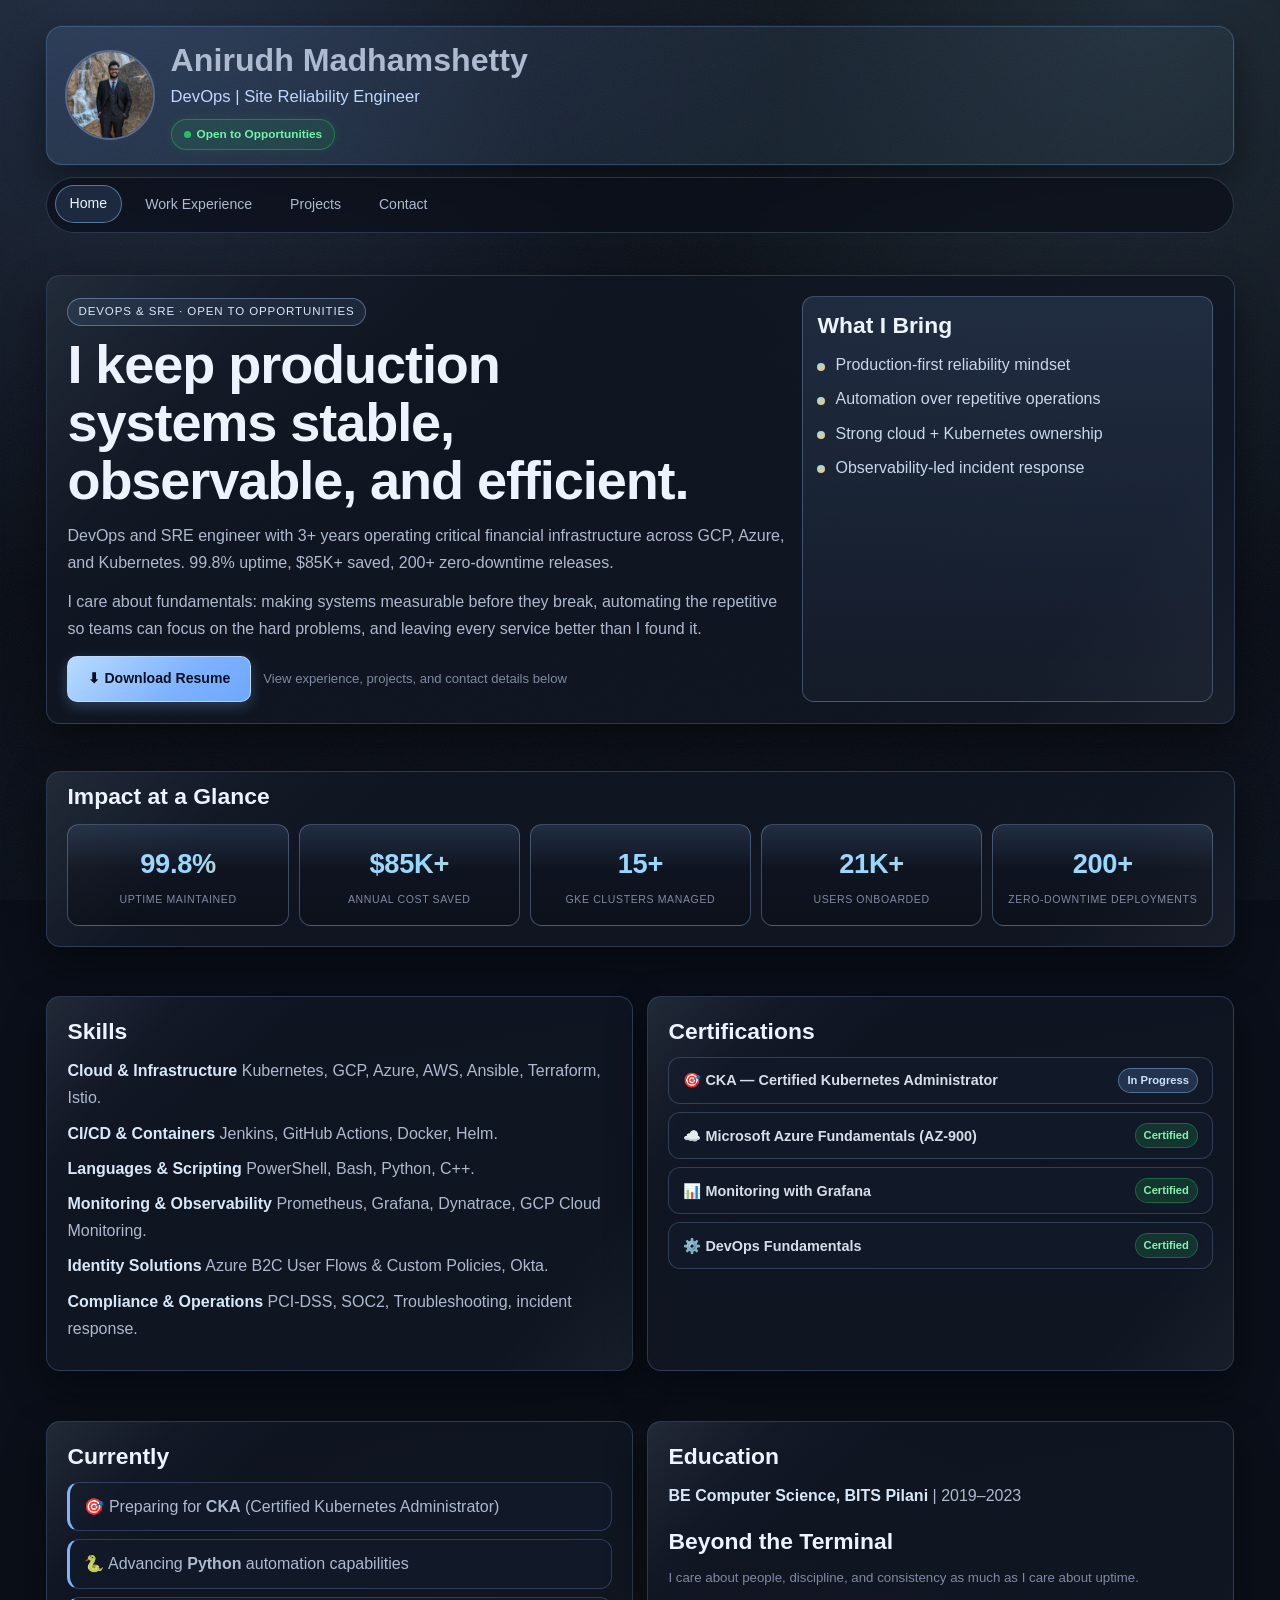
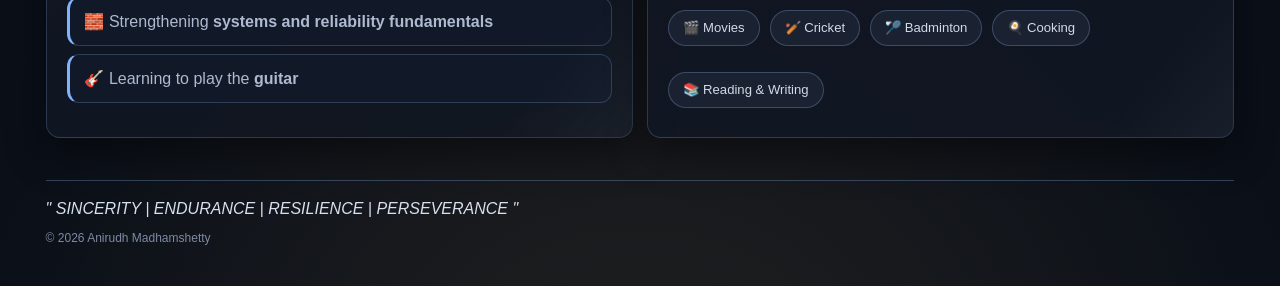
<file: index.html>
<!DOCTYPE html>
<html lang="en">
  <head>
    <meta charset="UTF-8" />
    <meta name="viewport" content="width=device-width, initial-scale=1.0" />

    <meta
      name="description"
      content="Anirudh Madhamshetty — DevOps & SRE Engineer. 3+ years building reliable cloud systems on GCP, Azure and Kubernetes. 99.8% uptime, $85K saved, 21K+ users served."
    />
    <meta
      name="keywords"
      content="Anirudh Madhamshetty, DevOps, SRE, Site Reliability Engineer, Kubernetes, GCP, Azure, Terraform, Prometheus, Grafana, cloud, portfolio"
    />
    <meta name="author" content="Anirudh Madhamshetty" />
    <meta property="og:title" content="Anirudh Madhamshetty | DevOps & SRE Engineer" />
    <meta
      property="og:description"
      content="Anirudh Madhamshetty — DevOps & SRE Engineer. 99.8% uptime, $85K+ saved, 200+ zero-downtime releases across GCP, Azure, and Kubernetes."
    />
    <meta
      property="og:image"
      content="https://anirudhxd.github.io/myportfolio/anirudh_profile_pic.jpg"
    />
    <meta property="og:url" content="https://anirudhxd.github.io/myportfolio/" />
    <meta property="og:type" content="website" />
    <link rel="canonical" href="https://anirudhxd.github.io/myportfolio/" />
    <script type="application/ld+json">
      {
        "@context": "https://schema.org",
        "@type": "Person",
        "name": "Anirudh Madhamshetty",
        "jobTitle": "DevOps & Site Reliability Engineer",
        "url": "https://anirudhxd.github.io/myportfolio/",
        "sameAs": [
          "https://www.linkedin.com/in/anirudh-madhamshetty/",
          "https://github.com/ANirudhXD",
          "https://leetcode.com/u/ANirudhXD/"
        ],
        "knowsAbout": [
          "Kubernetes",
          "GCP",
          "Azure",
          "Terraform",
          "Observability",
          "DevOps",
          "Site Reliability Engineering"
        ]
      }
    </script>

    <title>ANIRUDH | Home</title>
    <link rel="stylesheet" href="style.css" />
    <link rel="icon" type="image/jpg" href="./anirudh_profile_pic.jpg" />
  </head>
  <body>
    <header>
      <img
        src="./anirudh_profile_pic.jpg"
        alt="Anirudh Madhamshetty — DevOps and SRE Engineer"
        height="90"
        width="90"
      />
      <div>
        <p class="site-name">Anirudh Madhamshetty</p>
        <p class="site-role">DevOps | Site Reliability Engineer</p>
        <span class="status-badge">Open to Opportunities</span>
      </div>
    </header>

    <nav aria-label="Primary">
      <a href="index.html">Home</a>
      <a href="work_ex.html">Work Experience</a>
      <a href="projects.html">Projects</a>
      <a href="contact.html">Contact</a>
    </nav>

    <main class="home-main">
      <section class="hero-panel">
        <div>
          <p class="eyebrow">DevOps & SRE · Open to Opportunities</p>
          <h1>I keep production systems stable, observable, and efficient.</h1>
          <p>
            DevOps and SRE engineer with 3+ years operating critical financial
            infrastructure across GCP, Azure, and Kubernetes. 99.8% uptime,
            $85K+ saved, 200+ zero-downtime releases.
          </p>
          <p>
            I care about fundamentals: making systems measurable before they
            break, automating the repetitive so teams can focus on the hard
            problems, and leaving every service better than I found it.
          </p>
          <div class="resume-cta">
            <a href="./Resume.pdf" target="_blank" rel="noopener noreferrer" class="resume-btn"
              >⬇ Download Resume</a
            >
            <span class="cta-note">View experience, projects, and contact details below</span>
          </div>
        </div>
        <aside class="hero-side">
          <h2>What I Bring</h2>
          <ul class="hero-points">
            <li>Production-first reliability mindset</li>
            <li>Automation over repetitive operations</li>
            <li>Strong cloud + Kubernetes ownership</li>
            <li>Observability-led incident response</li>
          </ul>
        </aside>
      </section>

      <section class="impact-shell">
        <h2>Impact at a Glance</h2>
        <div class="impact-banner">
          <div class="impact-stat">
            <span class="number">99.8%</span>
            <span class="label">Uptime Maintained</span>
          </div>
          <div class="impact-stat">
            <span class="number">$85K+</span>
            <span class="label">Annual Cost Saved</span>
          </div>
          <div class="impact-stat">
            <span class="number">15+</span>
            <span class="label">GKE Clusters Managed</span>
          </div>
          <div class="impact-stat">
            <span class="number">21K+</span>
            <span class="label">Users Onboarded</span>
          </div>
          <div class="impact-stat">
            <span class="number">200+</span>
            <span class="label">Zero-Downtime Deployments</span>
          </div>
        </div>
      </section>

      <div class="home-grid">
        <section>
          <h2>Skills</h2>
          <ul>
            <li><span>Cloud & Infrastructure</span> Kubernetes, GCP, Azure, AWS, Ansible, Terraform, Istio.</li>
            <li><span>CI/CD & Containers</span> Jenkins, GitHub Actions, Docker, Helm.</li>
            <li><span>Languages & Scripting</span> PowerShell, Bash, Python, C++.</li>
            <li><span>Monitoring & Observability</span> Prometheus, Grafana, Dynatrace, GCP Cloud Monitoring.</li>
            <li><span>Identity Solutions</span> Azure B2C User Flows & Custom Policies, Okta.</li>
            <li><span>Compliance & Operations</span> PCI-DSS, SOC2, Troubleshooting, incident response.</li>
          </ul>
        </section>

        <section>
          <h2>Certifications</h2>
          <ul class="cert-list">
            <li>
              <span class="cert-name">🎯 CKA — Certified Kubernetes Administrator</span>
              <span class="cert-status in-progress">In Progress</span>
            </li>
            <li>
              <span class="cert-name">☁️ Microsoft Azure Fundamentals (AZ-900)</span>
              <span class="cert-status done">Certified</span>
            </li>
            <li>
              <span class="cert-name">📊 Monitoring with Grafana</span>
              <span class="cert-status done">Certified</span>
            </li>
            <li>
              <span class="cert-name">⚙️ DevOps Fundamentals</span>
              <span class="cert-status done">Certified</span>
            </li>
          </ul>
        </section>

        <section>
          <h2>Currently</h2>
          <ul class="currently-list">
            <li>🎯 Preparing for <strong>CKA</strong> (Certified Kubernetes Administrator)</li>
            <li>🐍 Advancing <strong>Python</strong> automation capabilities</li>
            <li>🧱 Strengthening <strong>systems and reliability fundamentals</strong></li>
            <li>🎸 Learning to play the <strong>guitar</strong></li>
          </ul>
        </section>

        <section>
          <h2>Education</h2>
          <ul>
            <li><span>BE Computer Science, BITS Pilani</span> | 2019–2023</li>
          </ul>
          <h2 class="subsection-heading">Beyond the Terminal</h2>
          <p class="section-note">I care about people, discipline, and consistency as much as I care about uptime.</p>
          <ul class="hobbies-list">
            <li>🎬 Movies</li>
            <li>🏏 Cricket</li>
            <li>🏸 Badminton</li>
            <li>🍳 Cooking</li>
            <li>📚 Reading & Writing</li>
          </ul>
        </section>
      </div>
    </main>

    <hr />
    <footer>
      <p class="footer-mantra">" SINCERITY | ENDURANCE | RESILIENCE | PERSEVERANCE "</p>
      <p class="footer-meta">© <span class="footer-year">2026</span> Anirudh Madhamshetty</p>
    </footer>

    <script src="script.js"></script>
  </body>
</html>
</file>
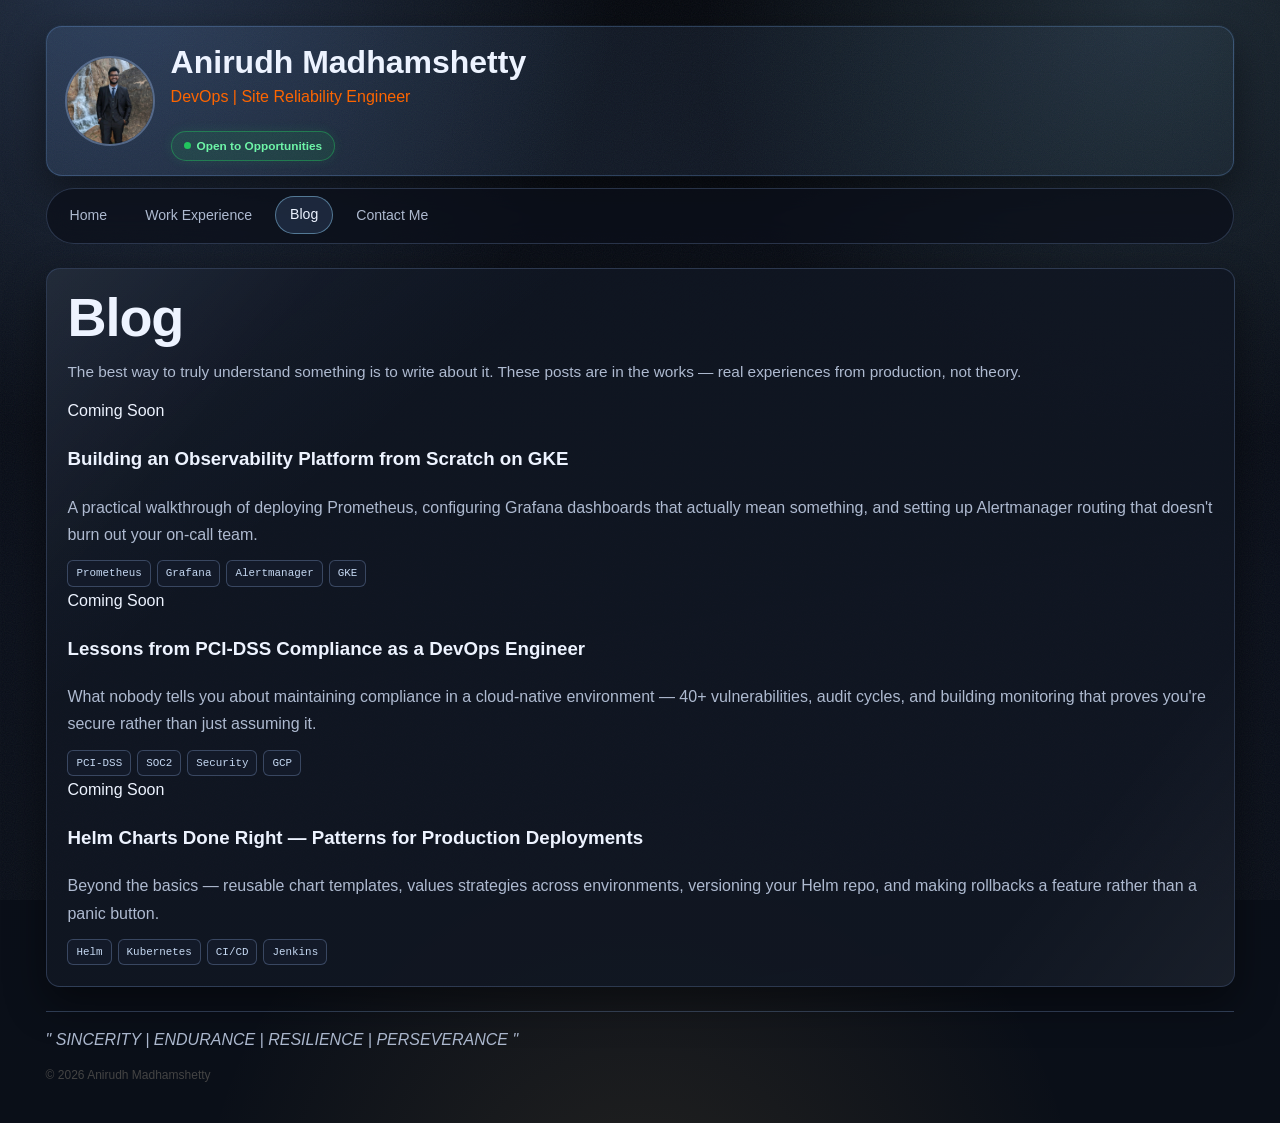
<file: blog.html>
<!DOCTYPE html>
<html lang="en">
  <head>
    <meta charset="UTF-8" />
    <meta name="viewport" content="width=device-width, initial-scale=1.0" />

    <!-- optional for SEO -->
    <meta
      name="description"
      content="Technical writings and blog posts by Anirudh Madhamshetty on DevOps, SRE, and cloud engineering."
    />
    <meta
      name="keywords"
      content="portfolio, devops, site reliability, cloud, GCP, Kubernetes, blog, writings"
    />
    <meta name="author" content="Anirudh Madhamshetty" />
    <meta property="og:title" content="Anirudh | Blog" />
    <meta
      property="og:description"
      content="Technical writings by Anirudh Madhamshetty on DevOps, SRE, and cloud engineering."
    />
    <meta
      property="og:image"
      content="https://anirudhxd.github.io/myportfolio/anirudh_profile_pic.jpg"
    />
    <meta
      property="og:url"
      content="https://anirudhxd.github.io/myportfolio/blog.html"
    />
    <meta property="og:type" content="website" />
    <!-- optional for SEO -->

    <title>ANIRUDH | Blog</title>
    <link rel="stylesheet" href="style.css" />
    <link rel="icon" type="image/jpg" href="./anirudh_profile_pic.jpg" />
  </head>
  <body>
    <header>
      <img src="./anirudh_profile_pic.jpg" alt="Anirudh Madhamshetty — DevOps & SRE Engineer" height="90" width="90" />
      <div>
        <div>
          <h1 style="line-height: 0">Anirudh Madhamshetty</h1>
        </div>
        <p style="color: #fd6500;">
          DevOps | Site Reliability Engineer
        </p>
        <span class="status-badge">Open to Opportunities</span>
      </div>
    </header>

    <nav>
      <a href="index.html">Home</a>
      <a href="work_ex.html">Work Experience</a>
      <a href="blog.html">Blog</a>
      <a href="contact.html">Contact Me</a>
    </nav>
    <main>
      <section>
        <h1>Blog</h1>
        <p class="page-intro">The best way to truly understand something is to write about it. These posts are in the works — real experiences from production, not theory.</p>
        <div class="blog-cards">

          <div class="blog-card">
            <span class="draft-badge">Coming Soon</span>
            <h3>Building an Observability Platform from Scratch on GKE</h3>
            <p>A practical walkthrough of deploying Prometheus, configuring Grafana dashboards that actually mean something, and setting up Alertmanager routing that doesn't burn out your on-call team.</p>
            <div class="tech-tags" style="margin-top: 12px;">
              <span class="tag">Prometheus</span>
              <span class="tag">Grafana</span>
              <span class="tag">Alertmanager</span>
              <span class="tag">GKE</span>
            </div>
          </div>

          <div class="blog-card">
            <span class="draft-badge">Coming Soon</span>
            <h3>Lessons from PCI-DSS Compliance as a DevOps Engineer</h3>
            <p>What nobody tells you about maintaining compliance in a cloud-native environment — 40+ vulnerabilities, audit cycles, and building monitoring that proves you're secure rather than just assuming it.</p>
            <div class="tech-tags" style="margin-top: 12px;">
              <span class="tag">PCI-DSS</span>
              <span class="tag">SOC2</span>
              <span class="tag">Security</span>
              <span class="tag">GCP</span>
            </div>
          </div>

          <div class="blog-card">
            <span class="draft-badge">Coming Soon</span>
            <h3>Helm Charts Done Right — Patterns for Production Deployments</h3>
            <p>Beyond the basics — reusable chart templates, values strategies across environments, versioning your Helm repo, and making rollbacks a feature rather than a panic button.</p>
            <div class="tech-tags" style="margin-top: 12px;">
              <span class="tag">Helm</span>
              <span class="tag">Kubernetes</span>
              <span class="tag">CI/CD</span>
              <span class="tag">Jenkins</span>
            </div>
          </div>

        </div>
      </section>
    </main>
    <hr />
    <footer>
      <p style="font-style: italic">
        " SINCERITY | ENDURANCE | RESILIENCE | PERSEVERANCE "
      </p>
      <p style="font-size: 12px; color: #444; margin-top: 6px;">© <span class="footer-year">2025</span> Anirudh Madhamshetty</p>
    </footer>
    <script src="script.js"></script>
  </body>
</html>
</file>
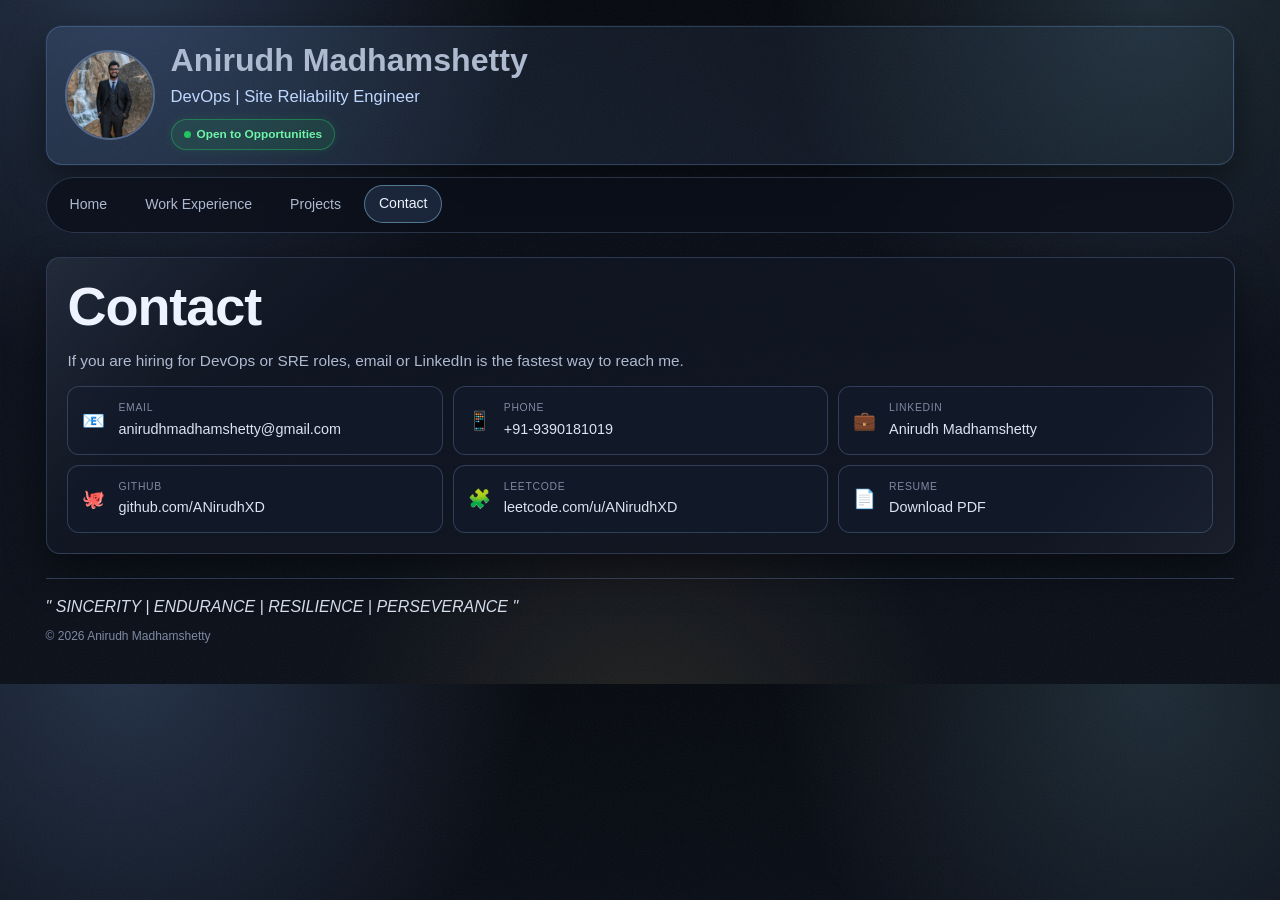
<file: contact.html>
<!DOCTYPE html>
<html lang="en">
  <head>
    <meta charset="UTF-8" />
    <meta name="viewport" content="width=device-width, initial-scale=1.0" />

    <meta
      name="description"
      content="Contact Anirudh Madhamshetty — DevOps & SRE Engineer open to new opportunities. Reach out via email or LinkedIn for the fastest response."
    />
    <meta
      name="keywords"
      content="portfolio, devops, site reliability, cloud, contact, Anirudh Madhamshetty"
    />
    <meta name="author" content="Anirudh Madhamshetty" />
    <meta property="og:title" content="Anirudh Madhamshetty | Contact" />
    <meta
      property="og:description"
      content="Contact Anirudh Madhamshetty — DevOps & SRE Engineer open to new opportunities. Email or LinkedIn for fastest response."
    />
    <meta
      property="og:image"
      content="https://anirudhxd.github.io/myportfolio/anirudh_profile_pic.jpg"
    />
    <meta property="og:url" content="https://anirudhxd.github.io/myportfolio/contact.html" />
    <meta property="og:type" content="website" />
    <link rel="canonical" href="https://anirudhxd.github.io/myportfolio/contact.html" />

    <title>ANIRUDH | Contact</title>
    <link rel="stylesheet" href="style.css" />
    <link rel="icon" type="image/jpg" href="./anirudh_profile_pic.jpg" />
  </head>
  <body>
    <header>
      <img
        src="./anirudh_profile_pic.jpg"
        alt="Anirudh Madhamshetty — DevOps and SRE Engineer"
        height="90"
        width="90"
      />
      <div>
        <p class="site-name">Anirudh Madhamshetty</p>
        <p class="site-role">DevOps | Site Reliability Engineer</p>
        <span class="status-badge">Open to Opportunities</span>
      </div>
    </header>

    <nav aria-label="Primary">
      <a href="index.html">Home</a>
      <a href="work_ex.html">Work Experience</a>
      <a href="projects.html">Projects</a>
      <a href="contact.html">Contact</a>
    </nav>

    <main>
      <section id="contact">
        <h1>Contact</h1>
        <p class="contact-intro">
          If you are hiring for DevOps or SRE roles, email or LinkedIn is the
          fastest way to reach me.
        </p>
        <div class="contact-grid">
          <a href="mailto:anirudhmadhamshetty@gmail.com" class="contact-card" aria-label="Email Anirudh">
            <span class="contact-icon">📧</span>
            <div>
              <span class="contact-label">Email</span>
              <span class="contact-value">anirudhmadhamshetty@gmail.com</span>
            </div>
          </a>

          <a href="tel:+919390181019" class="contact-card" aria-label="Call Anirudh">
            <span class="contact-icon">📱</span>
            <div>
              <span class="contact-label">Phone</span>
              <span class="contact-value">+91-9390181019</span>
            </div>
          </a>

          <a
            href="https://www.linkedin.com/in/anirudh-madhamshetty/"
            target="_blank"
            rel="noopener noreferrer"
            class="contact-card"
            aria-label="Open LinkedIn profile"
          >
            <span class="contact-icon">💼</span>
            <div>
              <span class="contact-label">LinkedIn</span>
              <span class="contact-value">Anirudh Madhamshetty</span>
            </div>
          </a>

          <a
            href="https://github.com/ANirudhXD"
            target="_blank"
            rel="noopener noreferrer"
            class="contact-card"
            aria-label="Open GitHub profile"
          >
            <span class="contact-icon">🐙</span>
            <div>
              <span class="contact-label">GitHub</span>
              <span class="contact-value">github.com/ANirudhXD</span>
            </div>
          </a>

          <a
            href="https://leetcode.com/u/ANirudhXD/"
            target="_blank"
            rel="noopener noreferrer"
            class="contact-card"
            aria-label="Open LeetCode profile"
          >
            <span class="contact-icon">🧩</span>
            <div>
              <span class="contact-label">LeetCode</span>
              <span class="contact-value">leetcode.com/u/ANirudhXD</span>
            </div>
          </a>

          <a
            href="./Resume.pdf"
            target="_blank"
            rel="noopener noreferrer"
            class="contact-card"
            aria-label="Download resume PDF"
          >
            <span class="contact-icon">📄</span>
            <div>
              <span class="contact-label">Resume</span>
              <span class="contact-value">Download PDF</span>
            </div>
          </a>
        </div>
      </section>
    </main>

    <hr />
    <footer>
      <p class="footer-mantra">" SINCERITY | ENDURANCE | RESILIENCE | PERSEVERANCE "</p>
      <p class="footer-meta">© <span class="footer-year">2026</span> Anirudh Madhamshetty</p>
    </footer>
    <script src="script.js"></script>
  </body>
</html>
</file>
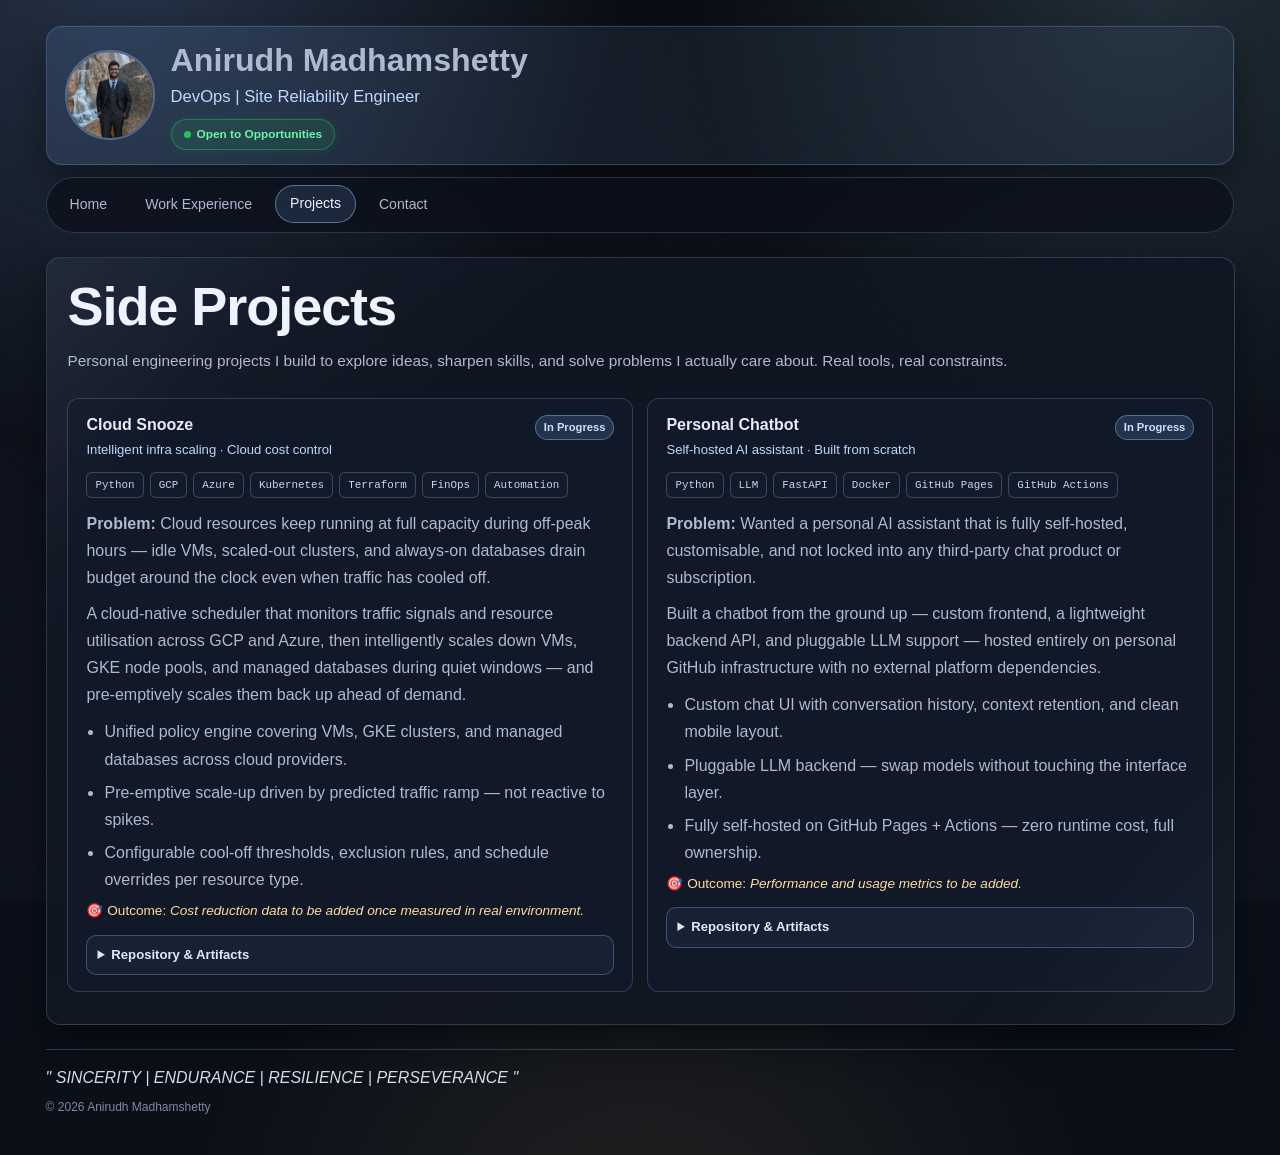
<file: projects.html>
<!DOCTYPE html>
<html lang="en">
  <head>
    <meta charset="UTF-8" />
    <meta name="viewport" content="width=device-width, initial-scale=1.0" />

    <meta
      name="description"
      content="Side projects by Anirudh Madhamshetty — Cloud Snooze (intelligent infra cost control) and a self-hosted Personal Chatbot built from scratch."
    />
    <meta
      name="keywords"
      content="portfolio, personal projects, devops, site reliability, cloud, Kubernetes, Terraform, automation"
    />
    <meta name="author" content="Anirudh Madhamshetty" />
    <meta property="og:title" content="Anirudh Madhamshetty | Side Projects" />
    <meta
      property="og:description"
      content="Side projects by Anirudh Madhamshetty — Cloud Snooze (intelligent infra cost control) and a self-hosted Personal Chatbot built from scratch."
    />
    <meta
      property="og:image"
      content="https://anirudhxd.github.io/myportfolio/anirudh_profile_pic.jpg"
    />
    <meta property="og:url" content="https://anirudhxd.github.io/myportfolio/projects.html" />
    <meta property="og:type" content="website" />
    <link rel="canonical" href="https://anirudhxd.github.io/myportfolio/projects.html" />

    <title>ANIRUDH | Side Projects</title>
    <link rel="stylesheet" href="style.css" />
    <link rel="icon" type="image/jpg" href="./anirudh_profile_pic.jpg" />
  </head>
  <body>
    <header>
      <img
        src="./anirudh_profile_pic.jpg"
        alt="Anirudh Madhamshetty — DevOps and SRE Engineer"
        height="90"
        width="90"
      />
      <div>
        <p class="site-name">Anirudh Madhamshetty</p>
        <p class="site-role">DevOps | Site Reliability Engineer</p>
        <span class="status-badge">Open to Opportunities</span>
      </div>
    </header>

    <nav aria-label="Primary">
      <a href="index.html">Home</a>
      <a href="work_ex.html">Work Experience</a>
      <a href="projects.html">Projects</a>
      <a href="contact.html">Contact</a>
    </nav>

    <main>
      <section>
        <h1>Side Projects</h1>
        <p class="page-intro">
          Personal engineering projects I build to explore ideas, sharpen skills,
          and solve problems I actually care about. Real tools, real constraints.
        </p>

        <div class="projects-grid projects-grid-2col">

          <!-- =============================== PROJECT 1 =============================== -->
          <article class="project-card reveal-card">
            <div class="project-header">
              <div>
                <h2>Cloud Snooze</h2>
                <p class="role-title">Intelligent infra scaling · Cloud cost control</p>
              </div>
              <span class="cert-status in-progress">In Progress</span>
            </div>

            <div class="tech-tags" style="margin-bottom: 12px;">
              <span class="tag">Python</span>
              <span class="tag">GCP</span>
              <span class="tag">Azure</span>
              <span class="tag">Kubernetes</span>
              <span class="tag">Terraform</span>
              <span class="tag">FinOps</span>
              <span class="tag">Automation</span>
            </div>

            <p class="project-desc"><strong>Problem:</strong> Cloud resources keep running at full capacity during off-peak hours — idle VMs, scaled-out clusters, and always-on databases drain budget around the clock even when traffic has cooled off.</p>
            <p class="project-desc">A cloud-native scheduler that monitors traffic signals and resource utilisation across GCP and Azure, then intelligently scales down VMs, GKE node pools, and managed databases during quiet windows — and pre-emptively scales them back up ahead of demand.</p>

            <ul class="project-highlights">
              <li>Unified policy engine covering VMs, GKE clusters, and managed databases across cloud providers.</li>
              <li>Pre-emptive scale-up driven by predicted traffic ramp — not reactive to spikes.</li>
              <li>Configurable cool-off thresholds, exclusion rules, and schedule overrides per resource type.</li>
            </ul>

            <p class="project-outcome">&#127919; Outcome: <em>Cost reduction data to be added once measured in real environment.</em></p>

            <details class="project-attachments">
              <summary>Repository &amp; Artifacts</summary>
              <ul class="artifact-template-list">
                <li>&#128279; GitHub — <em>link to be added on publish</em></li>
                <li>&#128444; Architecture diagram — <em>to be added</em></li>
                <li>&#128202; Cost savings breakdown — <em>to be added</em></li>
              </ul>
            </details>
          </article>

          <!-- =============================== PROJECT 2 =============================== -->
          <article class="project-card reveal-card">
            <div class="project-header">
              <div>
                <h2>Personal Chatbot</h2>
                <p class="role-title">Self-hosted AI assistant · Built from scratch</p>
              </div>
              <span class="cert-status in-progress">In Progress</span>
            </div>

            <div class="tech-tags" style="margin-bottom: 12px;">
              <span class="tag">Python</span>
              <span class="tag">LLM</span>
              <span class="tag">FastAPI</span>
              <span class="tag">Docker</span>
              <span class="tag">GitHub Pages</span>
              <span class="tag">GitHub Actions</span>
            </div>

            <p class="project-desc"><strong>Problem:</strong> Wanted a personal AI assistant that is fully self-hosted, customisable, and not locked into any third-party chat product or subscription.</p>
            <p class="project-desc">Built a chatbot from the ground up — custom frontend, a lightweight backend API, and pluggable LLM support — hosted entirely on personal GitHub infrastructure with no external platform dependencies.</p>

            <ul class="project-highlights">
              <li>Custom chat UI with conversation history, context retention, and clean mobile layout.</li>
              <li>Pluggable LLM backend — swap models without touching the interface layer.</li>
              <li>Fully self-hosted on GitHub Pages + Actions — zero runtime cost, full ownership.</li>
            </ul>

            <p class="project-outcome">&#127919; Outcome: <em>Performance and usage metrics to be added.</em></p>

            <details class="project-attachments">
              <summary>Repository &amp; Artifacts</summary>
              <ul class="artifact-template-list">
                <li>&#128279; GitHub — <a href="https://github.com/ANirudhXD" target="_blank" rel="noopener noreferrer">github.com/ANirudhXD</a></li>
                <li>&#128444; UI screenshot — <em>to be added</em></li>
                <li>&#128221; Architecture write-up — <em>to be added</em></li>
              </ul>
            </details>
          </article>

        </div>
      </section>
    </main>

    <hr />
    <footer>
      <p class="footer-mantra">" SINCERITY | ENDURANCE | RESILIENCE | PERSEVERANCE "</p>
      <p class="footer-meta">© <span class="footer-year">2026</span> Anirudh Madhamshetty</p>
    </footer>
    <script src="script.js"></script>
  </body>
</html>
</file>
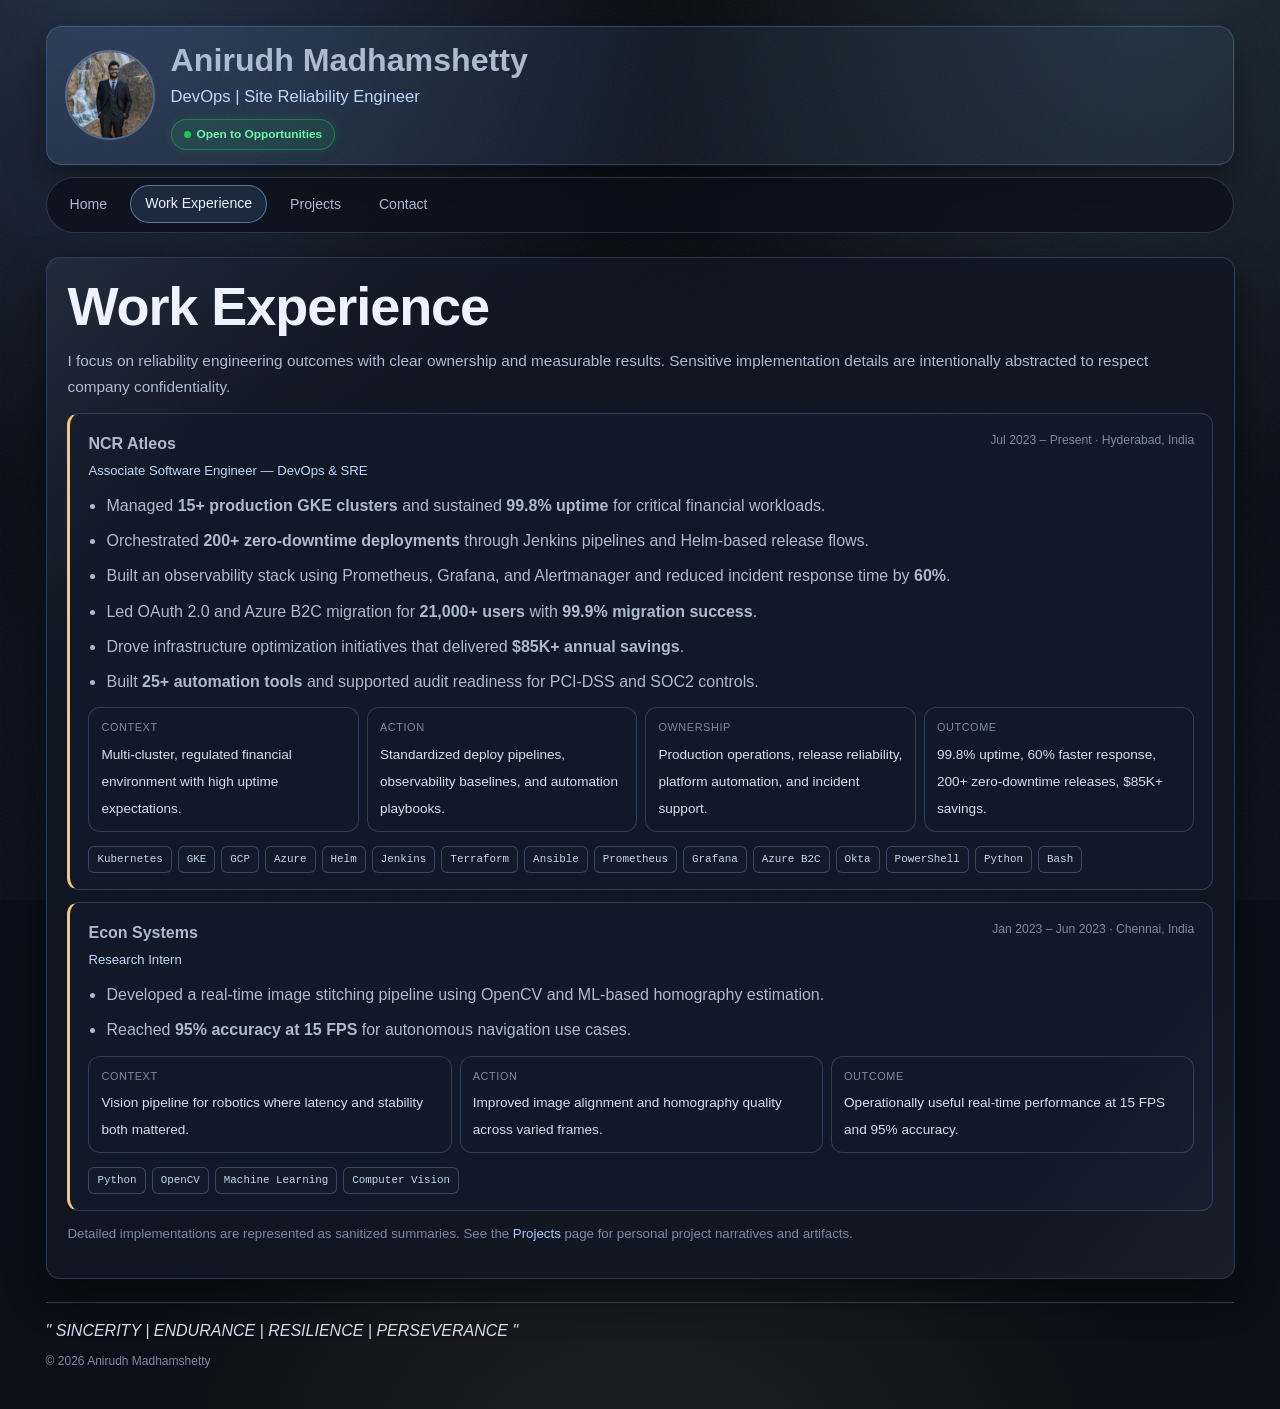
<file: work_ex.html>
<!DOCTYPE html>
<html lang="en">
  <head>
    <meta charset="UTF-8" />
    <meta name="viewport" content="width=device-width, initial-scale=1.0" />

    <meta
      name="description"
      content="Work experience of Anirudh Madhamshetty — DevOps & SRE Engineer with measurable impact across cloud reliability, platform engineering, and automation."
    />
    <meta
      name="keywords"
      content="portfolio, devops, site reliability, cloud, GCP, Kubernetes, Terraform, Jenkins"
    />
    <meta name="author" content="Anirudh Madhamshetty" />
    <meta property="og:title" content="Anirudh Madhamshetty | Work Experience" />
    <meta
      property="og:description"
      content="Anirudh Madhamshetty — DevOps & SRE at NCR Atleos. 99.8% uptime, 200+ zero-downtime releases, $85K+ saved, 21K+ users migrated. GCP, Azure, Kubernetes."
    />
    <meta
      property="og:image"
      content="https://anirudhxd.github.io/myportfolio/anirudh_profile_pic.jpg"
    />
    <meta property="og:url" content="https://anirudhxd.github.io/myportfolio/work_ex.html" />
    <meta property="og:type" content="website" />
    <link rel="canonical" href="https://anirudhxd.github.io/myportfolio/work_ex.html" />

    <title>ANIRUDH | Work Experience</title>
    <link rel="stylesheet" href="style.css" />
    <link rel="icon" type="image/jpg" href="./anirudh_profile_pic.jpg" />
  </head>
  <body>
    <header>
      <img
        src="./anirudh_profile_pic.jpg"
        alt="Anirudh Madhamshetty — DevOps and SRE Engineer"
        height="90"
        width="90"
      />
      <div>
        <p class="site-name">Anirudh Madhamshetty</p>
        <p class="site-role">DevOps | Site Reliability Engineer</p>
        <span class="status-badge">Open to Opportunities</span>
      </div>
    </header>

    <nav aria-label="Primary">
      <a href="index.html">Home</a>
      <a href="work_ex.html">Work Experience</a>
      <a href="projects.html">Projects</a>
      <a href="contact.html">Contact</a>
    </nav>

    <main>
      <section class="experience">
        <h1>Work Experience</h1>
        <p class="page-intro">
          I focus on reliability engineering outcomes with clear ownership and
          measurable results. Sensitive implementation details are intentionally
          abstracted to respect company confidentiality.
        </p>

        <article class="role-card">
          <div class="role-header">
            <div>
              <p class="company-name">NCR Atleos</p>
              <p class="role-title">Associate Software Engineer — DevOps & SRE</p>
            </div>
            <span class="role-dates">Jul 2023 – Present · Hyderabad, India</span>
          </div>

          <ul class="role-bullets">
            <li>Managed <strong>15+ production GKE clusters</strong> and sustained <strong>99.8% uptime</strong> for critical financial workloads.</li>
            <li>Orchestrated <strong>200+ zero-downtime deployments</strong> through Jenkins pipelines and Helm-based release flows.</li>
            <li>Built an observability stack using Prometheus, Grafana, and Alertmanager and reduced incident response time by <strong>60%</strong>.</li>
            <li>Led OAuth 2.0 and Azure B2C migration for <strong>21,000+ users</strong> with <strong>99.9% migration success</strong>.</li>
            <li>Drove infrastructure optimization initiatives that delivered <strong>$85K+ annual savings</strong>.</li>
            <li>Built <strong>25+ automation tools</strong> and supported audit readiness for PCI-DSS and SOC2 controls.</li>
          </ul>

          <div class="proof-grid">
            <div class="evidence-card">
              <span class="evidence-label">Context</span>
              <span class="evidence-value">Multi-cluster, regulated financial environment with high uptime expectations.</span>
            </div>
            <div class="evidence-card">
              <span class="evidence-label">Action</span>
              <span class="evidence-value">Standardized deploy pipelines, observability baselines, and automation playbooks.</span>
            </div>
            <div class="evidence-card">
              <span class="evidence-label">Ownership</span>
              <span class="evidence-value">Production operations, release reliability, platform automation, and incident support.</span>
            </div>
            <div class="evidence-card">
              <span class="evidence-label">Outcome</span>
              <span class="evidence-value">99.8% uptime, 60% faster response, 200+ zero-downtime releases, $85K+ savings.</span>
            </div>
          </div>

          <div class="tech-tags" aria-label="Technologies used at NCR Atleos">
            <span class="tag">Kubernetes</span>
            <span class="tag">GKE</span>
            <span class="tag">GCP</span>
            <span class="tag">Azure</span>
            <span class="tag">Helm</span>
            <span class="tag">Jenkins</span>
            <span class="tag">Terraform</span>
            <span class="tag">Ansible</span>
            <span class="tag">Prometheus</span>
            <span class="tag">Grafana</span>
            <span class="tag">Azure B2C</span>
            <span class="tag">Okta</span>
            <span class="tag">PowerShell</span>
            <span class="tag">Python</span>
            <span class="tag">Bash</span>
          </div>
        </article>

        <article class="role-card">
          <div class="role-header">
            <div>
              <p class="company-name">Econ Systems</p>
              <p class="role-title">Research Intern</p>
            </div>
            <span class="role-dates">Jan 2023 – Jun 2023 · Chennai, India</span>
          </div>

          <ul class="role-bullets">
            <li>Developed a real-time image stitching pipeline using OpenCV and ML-based homography estimation.</li>
            <li>Reached <strong>95% accuracy at 15 FPS</strong> for autonomous navigation use cases.</li>
          </ul>

          <div class="proof-grid">
            <div class="evidence-card">
              <span class="evidence-label">Context</span>
              <span class="evidence-value">Vision pipeline for robotics where latency and stability both mattered.</span>
            </div>
            <div class="evidence-card">
              <span class="evidence-label">Action</span>
              <span class="evidence-value">Improved image alignment and homography quality across varied frames.</span>
            </div>
            <div class="evidence-card">
              <span class="evidence-label">Outcome</span>
              <span class="evidence-value">Operationally useful real-time performance at 15 FPS and 95% accuracy.</span>
            </div>
          </div>

          <div class="tech-tags" aria-label="Technologies used at Econ Systems">
            <span class="tag">Python</span>
            <span class="tag">OpenCV</span>
            <span class="tag">Machine Learning</span>
            <span class="tag">Computer Vision</span>
          </div>
        </article>

        <p class="section-note">
          Detailed implementations are represented as sanitized summaries. See the
          <a href="projects.html">Projects</a> page for personal project narratives and artifacts.
        </p>
      </section>
    </main>

    <hr />
    <footer>
      <p class="footer-mantra">" SINCERITY | ENDURANCE | RESILIENCE | PERSEVERANCE "</p>
      <p class="footer-meta">© <span class="footer-year">2026</span> Anirudh Madhamshetty</p>
    </footer>
    <script src="script.js"></script>
  </body>
</html>
</file>
<file: style.css>
:root {
  --bg: #06090f;
  --bg-2: #0a0f1a;
  --surface: rgba(16, 22, 34, 0.88);
  --surface-strong: #111827;
  --text: #edf3ff;
  --muted: #aebad0;
  --subtle: #7e8aa3;
  --border: rgba(120, 149, 198, 0.28);
  --accent: #7fb2ff;
  --accent-2: #95d8ff;
  --highlight: #f7c86d;
  --highlight-2: #ff9f5a;
  --success: #22c55e;
  --shadow: 0 16px 40px rgba(0, 0, 0, 0.45);
  --shadow-glow: 0 0 24px rgba(127, 178, 255, 0.18);
  --radius: 14px;
  --max-width: 1240px;
}

* {
  box-sizing: border-box;
}

html {
  scroll-behavior: smooth;
}

body {
  font-family: Inter, Segoe UI, Roboto, Helvetica, Arial, sans-serif;
  margin: 0 auto;
  padding: clamp(16px, 2vw, 28px);
  max-width: var(--max-width);
  background:
    radial-gradient(circle at 10% -5%, rgba(127, 178, 255, 0.24), transparent 30%),
    radial-gradient(circle at 90% 0%, rgba(149, 216, 255, 0.16), transparent 28%),
    radial-gradient(circle at 50% 110%, rgba(247, 200, 109, 0.1), transparent 32%),
    linear-gradient(180deg, var(--bg) 0%, var(--bg-2) 52%, #0a0f18 100%);
  color: var(--text);
  line-height: 1.7;
  overflow-x: clip;
  position: relative;
}

body::before {
  content: "";
  position: fixed;
  inset: 0;
  pointer-events: none;
  z-index: -1;
  opacity: 0.06;
  background-image: url("data:image/svg+xml,%3Csvg xmlns='http://www.w3.org/2000/svg' width='180' height='180' viewBox='0 0 180 180'%3E%3Cfilter id='n'%3E%3CfeTurbulence type='fractalNoise' baseFrequency='0.9' numOctaves='2' stitchTiles='stitch'/%3E%3C/filter%3E%3Crect width='180' height='180' filter='url(%23n)' opacity='1'/%3E%3C/svg%3E");
}

body::after {
  content: "";
  position: fixed;
  top: 0;
  left: 0;
  height: 2px;
  width: 100%;
  transform-origin: left center;
  transform: scaleX(var(--scroll-progress, 0));
  background: linear-gradient(90deg, var(--accent), var(--accent-2));
  z-index: 1200;
  pointer-events: none;
}

a {
  color: #a9ccff;
  text-decoration: none;
  transition: color 0.18s ease, border-color 0.18s ease, transform 0.18s ease;
}

a:hover {
  color: #d3e6ff;
}

a:focus-visible,
button:focus-visible {
  outline: 2px solid var(--accent-2);
  outline-offset: 3px;
}

header {
  display: flex;
  align-items: center;
  gap: 16px;
  padding: 14px 18px;
  border: 1px solid rgba(127, 178, 255, 0.24);
  border-radius: 16px;
  background: linear-gradient(120deg, rgba(127, 178, 255, 0.13), rgba(149, 216, 255, 0.04));
  box-shadow: var(--shadow), 0 0 0 1px rgba(127, 178, 255, 0.06);
}

header img {
  border-radius: 50%;
  border: 2px solid rgba(170, 200, 245, 0.34);
}

.site-name {
  margin: 0;
  font-weight: 700;
  font-size: clamp(1.4rem, 1.05rem + 1.2vw, 2.15rem);
  line-height: 1.2;
}

.site-role {
  margin: 4px 0 0;
  color: #bfd8ff;
  font-size: clamp(0.9rem, 0.84rem + 0.25vw, 1.05rem);
}

.status-badge {
  display: inline-flex;
  align-items: center;
  gap: 6px;
  font-size: 0.74rem;
  font-weight: 600;
  margin-top: 8px;
  padding: 4px 12px;
  border-radius: 999px;
  color: #6ef5a8;
  background: rgba(34, 197, 94, 0.12);
  border: 1px solid rgba(34, 197, 94, 0.44);
  box-shadow: 0 0 12px rgba(34, 197, 94, 0.12);
}

.status-badge::before {
  content: "";
  width: 7px;
  height: 7px;
  border-radius: 50%;
  background: var(--success);
  animation: pulse 2s infinite;
}

@keyframes pulse {
  0%,
  100% {
    opacity: 1;
  }
  50% {
    opacity: 0.35;
  }
}

nav {
  display: flex;
  flex-wrap: wrap;
  gap: 8px;
  margin: 12px 0 24px;
  padding: 8px;
  position: sticky;
  top: 10px;
  z-index: 30;
  border-radius: 999px;
  border: 1px solid var(--border);
  background: rgba(11, 16, 26, 0.74);
  backdrop-filter: blur(12px);
}

nav a {
  color: var(--muted);
  border: 1px solid transparent;
  border-radius: 999px;
  padding: 6px 14px;
  font-size: 0.88rem;
  font-weight: 500;
  transition: color 0.18s ease, background 0.18s ease, border-color 0.18s ease, transform 0.18s ease;
}

nav a:hover,
nav a.nav-active {
  color: var(--text);
  border-color: rgba(149, 216, 255, 0.46);
  background: rgba(127, 178, 255, 0.14);
  transform: translateY(-1px);
}

main h1 {
  margin: 0 0 12px;
  font-size: clamp(2.1rem, 1.3rem + 2.6vw, 4.6rem);
  line-height: 1.07;
  letter-spacing: -0.02em;
  text-wrap: balance;
}

h2 {
  margin: 0 0 10px;
  font-size: clamp(1.1rem, 0.95rem + 0.6vw, 1.65rem);
  line-height: 1.3;
}

p {
  margin: 0 0 12px;
  color: var(--muted);
}

section {
  margin: 18px 0;
  padding: clamp(14px, 1.6vw, 22px);
  border-radius: var(--radius);
  border: 1px solid var(--border);
  background:
    linear-gradient(140deg, rgba(127, 178, 255, 0.06), transparent 26%),
    linear-gradient(170deg, var(--surface), rgba(17, 23, 35, 0.86));
  box-shadow: var(--shadow);
  position: relative;
  overflow: hidden;
}

section::after {
  content: "";
  position: absolute;
  inset: 0;
  pointer-events: none;
  background: linear-gradient(130deg, rgba(255, 255, 255, 0.05) 0%, transparent 16%, transparent 84%, rgba(255, 255, 255, 0.04) 100%);
}

body.js section {
  opacity: 0;
  transform: translateY(12px);
}

body.js section.is-visible {
  opacity: 1;
  transform: translateY(0);
  transition: opacity 520ms ease, transform 520ms ease;
  transition-delay: var(--reveal-delay, 0ms);
  will-change: opacity, transform;
}

.home-main {
  display: grid;
  gap: 12px;
}

.hero-panel {
  display: grid;
  grid-template-columns: minmax(0, 1.75fr) minmax(260px, 1fr);
  gap: 16px;
}

.eyebrow {
  display: inline-flex;
  font-size: 0.72rem;
  letter-spacing: 0.9px;
  text-transform: uppercase;
  color: #d7e9ff;
  border: 1px solid rgba(160, 194, 244, 0.42);
  border-radius: 999px;
  padding: 3px 10px;
  margin-bottom: 10px;
  background: rgba(127, 178, 255, 0.1);
}

.hero-side {
  border: 1px solid rgba(160, 194, 244, 0.3);
  border-radius: 12px;
  padding: 14px;
  background: linear-gradient(180deg, rgba(127, 178, 255, 0.14), rgba(127, 178, 255, 0.04));
}

.hero-points {
  list-style: none;
  margin: 0;
  padding: 0;
}

.hero-points li {
  margin: 7px 0;
  padding-left: 18px;
  color: #c9d7ec;
  position: relative;
}

.hero-points li::before {
  content: "";
  position: absolute;
  width: 8px;
  height: 8px;
  border-radius: 50%;
  left: 0;
  top: 0.72em;
  background: linear-gradient(150deg, var(--accent-2), var(--highlight));
}

.resume-cta {
  display: flex;
  flex-wrap: wrap;
  gap: 12px;
  align-items: center;
  margin-top: 14px;
}

.resume-btn {
  display: inline-flex;
  align-items: center;
  gap: 8px;
  padding: 10px 20px;
  border-radius: 10px;
  font-size: 0.88rem;
  font-weight: 700;
  color: #07101f;
  background: linear-gradient(135deg, #b8dcff 0%, #7fb2ff 60%, #6da8ff 100%);
  border: 1px solid rgba(201, 227, 255, 0.68);
  box-shadow: 0 4px 14px rgba(127, 178, 255, 0.28);
  transition: transform 0.18s ease, box-shadow 0.18s ease;
}

.resume-btn:hover {
  color: #05101e;
  transform: translateY(-2px);
  box-shadow: 0 8px 24px rgba(127, 178, 255, 0.44);
}

.cta-note {
  color: var(--subtle);
  font-size: 0.82rem;
}

.impact-shell {
  padding-top: 10px;
}

.impact-banner {
  display: grid;
  grid-template-columns: repeat(auto-fit, minmax(145px, 1fr));
  gap: 10px;
  margin-top: 12px;
}

.impact-stat {
  text-align: center;
  padding: 16px 12px;
  border-radius: 12px;
  border: 1px solid rgba(163, 197, 246, 0.32);
  background:
    linear-gradient(180deg, rgba(127, 178, 255, 0.14), transparent 44%),
    linear-gradient(180deg, rgba(18, 24, 36, 0.97), rgba(12, 17, 27, 0.97));
  transition: transform 0.22s ease, border-color 0.22s ease, box-shadow 0.22s ease;
}

.impact-stat:hover {
  transform: translateY(-3px);
  border-color: rgba(149, 216, 255, 0.62);
  box-shadow: 0 8px 28px rgba(127, 178, 255, 0.14);
}

.impact-stat .number {
  display: block;
  font-size: clamp(1.2rem, 0.9rem + 1vw, 1.7rem);
  font-weight: 800;
  background: linear-gradient(135deg, #a8d4ff 0%, #95d8ff 55%, #f7c86d 100%);
  -webkit-background-clip: text;
  -webkit-text-fill-color: transparent;
  background-clip: text;
  letter-spacing: -0.01em;
}

.impact-stat .label {
  display: block;
  margin-top: 4px;
  font-size: 0.66rem;
  letter-spacing: 0.6px;
  text-transform: uppercase;
  color: var(--subtle);
}

.home-grid {
  display: grid;
  grid-template-columns: repeat(2, minmax(0, 1fr));
  gap: 14px;
}

.subsection-heading {
  margin-top: 18px;
}

.page-intro,
.contact-intro {
  font-size: 0.96rem;
}

ul {
  list-style: none;
  margin: 0;
  padding: 0;
}

ul li {
  margin: 0.5rem 0;
  color: var(--muted);
}

ul li span {
  color: #d8e8fb;
  font-weight: 600;
}

.cert-list li,
.currently-list li,
.role-card,
.project-card,
.contact-card,
.evidence-card {
  background: var(--surface-strong);
  border: 1px solid rgba(120, 149, 198, 0.3);
  border-radius: 12px;
}

.cert-list li {
  display: flex;
  justify-content: space-between;
  align-items: center;
  gap: 10px;
  padding: 10px 14px;
}

.cert-name {
  font-size: 0.9rem;
  color: #d7deea;
}

.cert-status {
  font-size: 0.7rem;
  padding: 2px 8px;
  border-radius: 999px;
  font-weight: 600;
}

.cert-status.done {
  background: rgba(34, 197, 94, 0.16);
  color: #86f2b0;
  border: 1px solid rgba(34, 197, 94, 0.36);
}

.cert-status.in-progress {
  background: rgba(127, 178, 255, 0.18);
  color: #c9e2ff;
  border: 1px solid rgba(149, 216, 255, 0.38);
}

.currently-list li {
  padding: 10px 14px;
  border-left: 3px solid var(--accent);
}

.hobbies-list {
  display: flex;
  flex-wrap: wrap;
  gap: 10px;
}

.hobbies-list li {
  background: #1a2231;
  border: 1px solid rgba(120, 149, 198, 0.36);
  border-radius: 999px;
  padding: 6px 14px;
  font-size: 0.82rem;
  color: #d2dae6;
}

.hobbies-list li:hover {
  border-color: rgba(173, 204, 252, 0.62);
}

.section-note {
  color: var(--subtle);
  font-size: 0.83rem;
  margin-bottom: 12px;
}

.role-card,
.project-card {
  padding: 16px 18px;
  margin: 12px 0;
  transition: transform 0.22s ease, border-color 0.22s ease, box-shadow 0.22s ease;
}

.role-card:hover,
.project-card:hover {
  transform: translateY(-3px);
  border-color: rgba(149, 216, 255, 0.52);
  box-shadow: 0 14px 36px rgba(0, 0, 0, 0.36), 0 0 0 1px rgba(127, 178, 255, 0.1);
}

.role-card {
  border-left: 3px solid var(--highlight);
}

.role-header,
.project-header {
  display: flex;
  justify-content: space-between;
  align-items: flex-start;
  flex-wrap: wrap;
  gap: 10px;
  margin-bottom: 10px;
}

.company-name {
  margin: 0;
  font-size: 1rem;
  font-weight: 700;
}

.role-title {
  margin: 3px 0 0;
  color: #bed8ff;
  font-size: 0.82rem;
}

.role-dates {
  font-size: 0.76rem;
  color: var(--subtle);
}

.role-bullets {
  list-style: disc;
  padding-left: 18px;
  margin: 0 0 12px;
}

.role-bullets li {
  margin: 8px 0;
}

.proof-grid {
  display: grid;
  grid-template-columns: repeat(auto-fit, minmax(180px, 1fr));
  gap: 8px;
  margin: 10px 0 14px;
}

.evidence-card {
  padding: 10px 12px;
}

.evidence-label {
  display: block;
  font-size: 0.68rem;
  letter-spacing: 0.6px;
  text-transform: uppercase;
  color: var(--subtle);
  margin-bottom: 3px;
}

.evidence-value {
  font-size: 0.85rem;
  color: #d7deea;
}

.tech-tags {
  display: flex;
  flex-wrap: wrap;
  gap: 6px;
}

.tag {
  background: #131a29;
  border: 1px solid rgba(129, 159, 206, 0.34);
  color: #c5d8f2;
  font-size: 0.68rem;
  padding: 3px 8px;
  border-radius: 6px;
  font-family: ui-monospace, SFMono-Regular, Menlo, Consolas, monospace;
}

.project-card h2 {
  margin: 0;
  font-size: 1rem;
  color: #e6edf8;
}

.projects-grid {
  display: grid;
  gap: 12px;
}

.projects-grid-2col {
  display: grid;
  grid-template-columns: repeat(auto-fit, minmax(320px, 1fr));
  gap: 14px;
}

.reveal-card {
  animation: fade-up 480ms ease both;
}

.artifact-template {
  margin-top: 12px;
  border: 1px dashed rgba(124, 155, 205, 0.52);
  border-radius: 12px;
  padding: 12px;
  background: linear-gradient(180deg, rgba(127, 178, 255, 0.07), #101521);
  position: relative;
}

.artifact-template::before {
  content: "Blueprint";
  position: absolute;
  top: -9px;
  right: 10px;
  padding: 1px 8px;
  border-radius: 999px;
  font-size: 0.62rem;
  letter-spacing: 0.7px;
  text-transform: uppercase;
  background: rgba(127, 178, 255, 0.18);
  border: 1px solid rgba(127, 178, 255, 0.42);
  color: #dce9ff;
}

.artifact-template h3 {
  margin: 0 0 8px;
  font-size: 0.86rem;
}

.project-highlights {
  margin: 10px 0 0;
  padding-left: 18px;
  list-style: disc;
}

.project-highlights li {
  margin: 6px 0;
}

.project-attachments {
  margin-top: 12px;
  border: 1px solid rgba(124, 155, 205, 0.4);
  border-radius: 10px;
  background: rgba(127, 178, 255, 0.06);
  padding: 8px 10px;
}

.project-attachments summary {
  cursor: pointer;
  color: #dbe9ff;
  font-size: 0.82rem;
  font-weight: 600;
}

.project-attachments p {
  margin: 8px 0 2px;
  font-size: 0.82rem;
}

.artifact-template-list {
  list-style: none;
  padding: 0;
  margin: 0;
}

.artifact-template-list li {
  margin: 5px 0;
  font-size: 0.83rem;
  color: #c3cfde;
}

.project-desc {
  color: var(--muted);
  margin: 8px 0;
}

.project-outcome {
  font-size: 0.85rem;
  color: #ffdba0;
  margin: 4px 0 10px;
}

.artifact-list {
  display: flex;
  flex-wrap: wrap;
  gap: 8px;
}

.artifact-item {
  font-size: 0.75rem;
  border: 1px dashed #4b5f80;
  padding: 3px 8px;
  border-radius: 999px;
  color: #c8d2e0;
}

.contact-grid {
  display: grid;
  grid-template-columns: repeat(auto-fit, minmax(280px, 1fr));
  gap: 10px;
}

.contact-card {
  display: flex;
  align-items: center;
  gap: 14px;
  padding: 12px 14px;
  color: inherit;
}

.contact-card:hover {
  border-color: rgba(173, 204, 252, 0.58);
  transform: translateY(-1px);
}

.contact-icon {
  font-size: 1.15rem;
  width: 22px;
  text-align: center;
}

.contact-label {
  display: block;
  font-size: 0.65rem;
  text-transform: uppercase;
  letter-spacing: 0.7px;
  color: var(--subtle);
}

.contact-value {
  display: block;
  font-size: 0.9rem;
  color: #dbe4f0;
}

hr {
  border: 0;
  border-top: 1px solid rgba(110, 138, 184, 0.42);
  margin: 24px 0 14px;
}

.footer-mantra {
  font-style: italic;
  color: #d7e0ef;
  margin: 0;
}

.footer-meta {
  color: var(--subtle);
  font-size: 0.75rem;
  margin-top: 6px;
}

@keyframes fade-up {
  from {
    opacity: 0;
    transform: translateY(10px);
  }
  to {
    opacity: 1;
    transform: translateY(0);
  }
}

@keyframes signal-drift {
  0%,
  100% {
    transform: translate3d(0, 0, 0) scale(1);
    opacity: 0.72;
  }
  50% {
    transform: translate3d(42px, 18px, 0) scale(1.06);
    opacity: 0.95;
  }
}

@media (prefers-reduced-motion: reduce) {
  *,
  *::before,
  *::after {
    animation: none !important;
    transition: none !important;
  }

  body.js section {
    opacity: 1;
    transform: none;
  }
}

@media (max-width: 980px) {
  .projects-grid-2col,
  .hero-panel,
  .home-grid {
    grid-template-columns: 1fr;
  }

  nav {
    top: 6px;
  }
}

@media (max-width: 640px) {
  body {
    padding: 16px 12px 22px;
  }

  nav {
    position: static;
    border-radius: 12px;
    backdrop-filter: none;
  }

  section {
    padding: 13px;
  }
}
</file>
